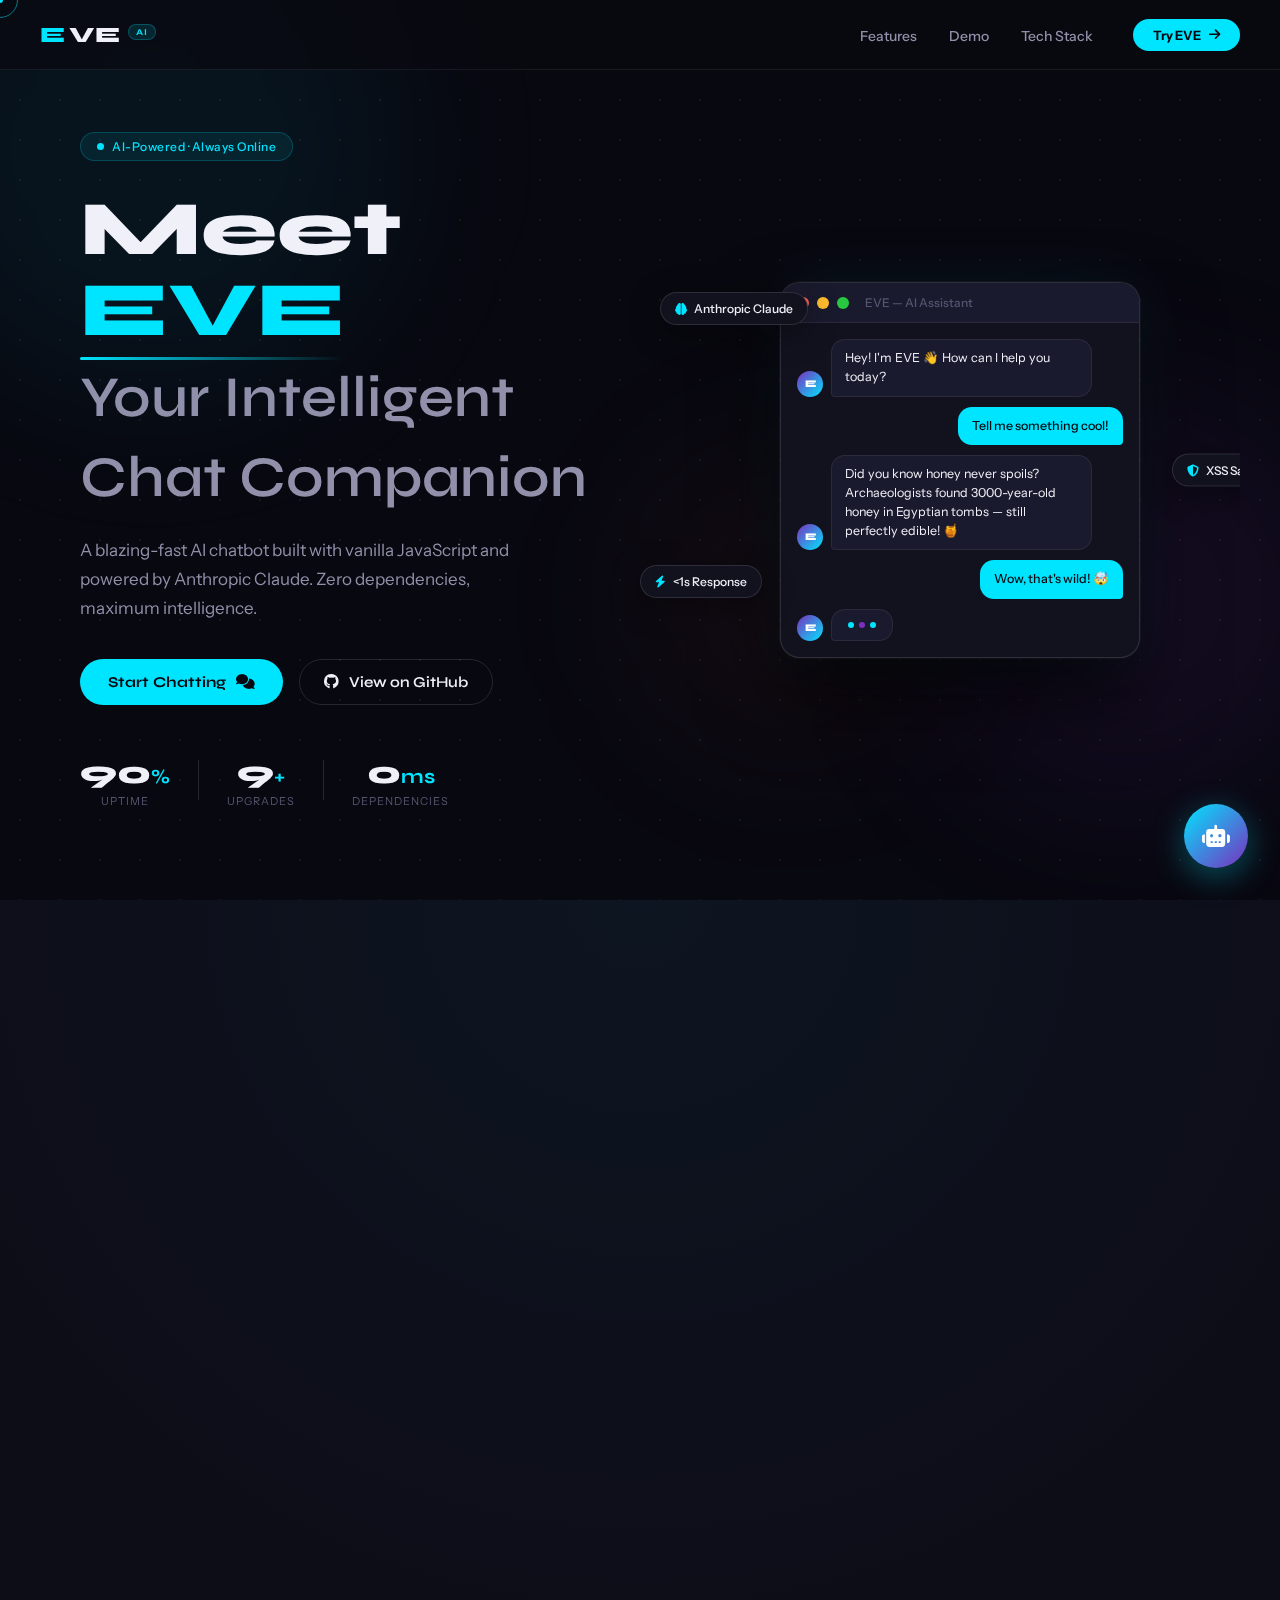
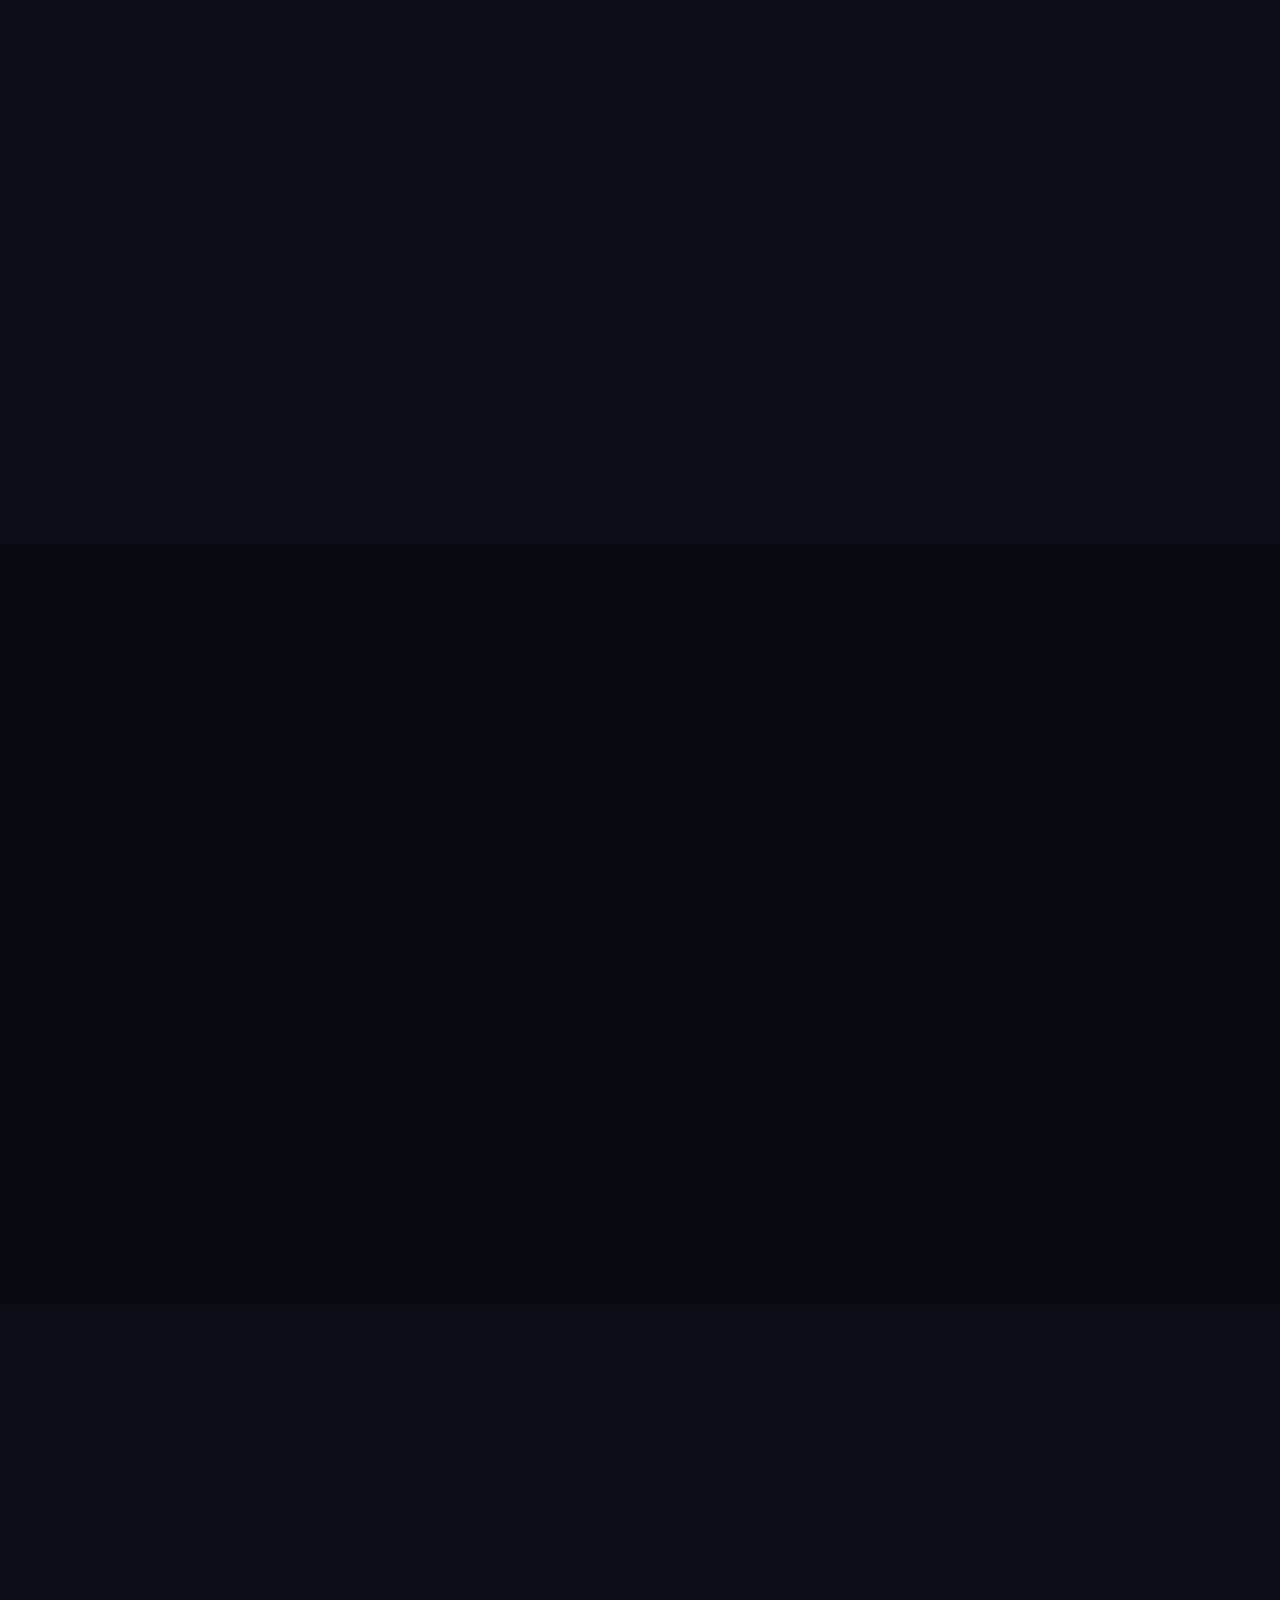
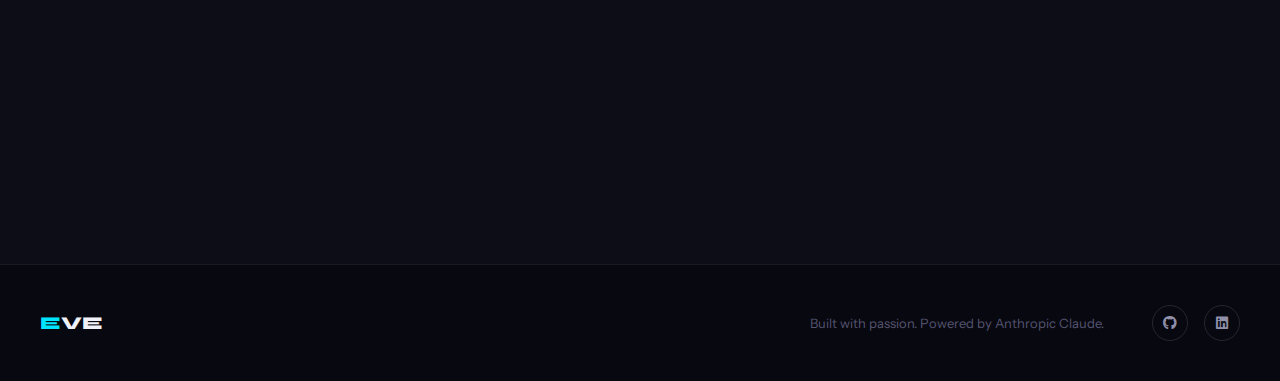
<file: index.html>
<!DOCTYPE html>
<html lang="en">
<head>
  <meta charset="UTF-8"/>
  <meta name="viewport" content="width=device-width, initial-scale=1.0"/>
  <meta name="description" content="EVE — AI-powered chat assistant. Modern, intelligent, always available."/>
  <title>EVE — AI Chat Assistant</title>

  <!-- Fonts -->
  <link rel="preconnect" href="https://fonts.googleapis.com"/>
  <link rel="preconnect" href="https://fonts.gstatic.com" crossorigin/>
  <link href="https://fonts.googleapis.com/css2?family=Syne:wght@400;600;700;800&family=Instrument+Sans:wght@300;400;500&display=swap" rel="stylesheet"/>

  <!-- Icons -->
  <link rel="stylesheet" href="https://cdnjs.cloudflare.com/ajax/libs/font-awesome/6.5.0/css/all.min.css" crossorigin="anonymous"/>

  <link rel="stylesheet" href="css/style.css"/>
  <link rel="stylesheet" href="css/chat.css"/>
</head>
<body>

<!-- ═══════════════════════════════════════
     CURSOR
═══════════════════════════════════════ -->
<div id="cursor-dot"></div>
<div id="cursor-ring"></div>

<!-- ═══════════════════════════════════════
     NAVBAR
═══════════════════════════════════════ -->
<nav id="navbar">
  <div class="nav-inner">
    <div class="nav-logo">
      <span class="logo-e">E</span><span class="logo-ve">VE</span>
      <span class="logo-tag">AI</span>
    </div>
    <ul class="nav-links">
      <li><a href="#features">Features</a></li>
      <li><a href="#demo">Demo</a></li>
      <li><a href="#tech">Tech Stack</a></li>
    </ul>
    <a href="#demo" class="nav-cta">Try EVE <i class="fa-solid fa-arrow-right"></i></a>
  </div>
</nav>

<!-- ═══════════════════════════════════════
     HERO
═══════════════════════════════════════ -->
<section id="hero">
  <!-- Animated grid background -->
  <div class="hero-grid"></div>

  <!-- Floating orbs -->
  <div class="orb orb-1"></div>
  <div class="orb orb-2"></div>
  <div class="orb orb-3"></div>

  <div class="hero-content">
    <div class="hero-badge">
      <span class="badge-dot"></span>
      AI-Powered · Always Online
    </div>

    <h1 class="hero-title">
      Meet <span class="title-eve">EVE</span><br/>
      <span class="title-sub">Your Intelligent<br/>Chat Companion</span>
    </h1>

    <p class="hero-desc">
      A blazing-fast AI chatbot built with vanilla JavaScript
      and powered by Anthropic Claude. Zero dependencies,
      maximum intelligence.
    </p>

    <div class="hero-actions">
      <a href="#demo" class="btn-primary">
        <span>Start Chatting</span>
        <i class="fa-solid fa-comments"></i>
      </a>
      <a href="https://github.com" target="_blank" class="btn-ghost">
        <i class="fa-brands fa-github"></i>
        <span>View on GitHub</span>
      </a>
    </div>

    <div class="hero-stats">
      <div class="stat">
        <span class="stat-num" data-target="99">0</span><span>%</span>
        <span class="stat-label">Uptime</span>
      </div>
      <div class="stat-divider"></div>
      <div class="stat">
        <span class="stat-num" data-target="10">0</span><span>+</span>
        <span class="stat-label">Upgrades</span>
      </div>
      <div class="stat-divider"></div>
      <div class="stat">
        <span class="stat-num" data-target="0">0</span><span>ms</span>
        <span class="stat-label">Dependencies</span>
      </div>
    </div>
  </div>

  <!-- Hero chat preview mockup -->
  <div class="hero-visual">
    <div class="mockup-window">
      <div class="mockup-bar">
        <span class="dot red"></span>
        <span class="dot yellow"></span>
        <span class="dot green"></span>
        <span class="mockup-title">EVE — AI Assistant</span>
      </div>
      <div class="mockup-chat">
        <div class="mock-msg bot anim-1">
          <div class="mock-av">E</div>
          <div class="mock-bubble">Hey! I'm EVE 👋 How can I help you today?</div>
        </div>
        <div class="mock-msg user anim-2">
          <div class="mock-bubble">Tell me something cool!</div>
        </div>
        <div class="mock-msg bot anim-3">
          <div class="mock-av">E</div>
          <div class="mock-bubble">Did you know honey never spoils? Archaeologists found 3000-year-old honey in Egyptian tombs — still perfectly edible! 🍯</div>
        </div>
        <div class="mock-msg user anim-4">
          <div class="mock-bubble">Wow, that's wild! 🤯</div>
        </div>
        <div class="mock-typing anim-5">
          <div class="mock-av">E</div>
          <div class="mock-dots">
            <span></span><span></span><span></span>
          </div>
        </div>
      </div>
    </div>
    <!-- Floating badges -->
    <div class="float-badge badge-a">
      <i class="fa-solid fa-brain"></i> Anthropic Claude
    </div>
    <div class="float-badge badge-b">
      <i class="fa-solid fa-bolt"></i> &lt;1s Response
    </div>
    <div class="float-badge badge-c">
      <i class="fa-solid fa-shield-halved"></i> XSS Safe
    </div>
  </div>
</section>

<!-- ═══════════════════════════════════════
     FEATURES
═══════════════════════════════════════ -->
<section id="features">
  <div class="section-inner">
    <div class="section-label">What's inside</div>
    <h2 class="section-title">Built Different.<br/>Engineered to Impress.</h2>

    <div class="features-grid">

      <div class="feat-card card-wide">
        <div class="feat-icon"><i class="fa-solid fa-brain"></i></div>
        <h3>AI-Powered Intelligence</h3>
        <p>Powered by Anthropic's Claude API with full conversation context memory. Understands nuance, tone, and intent — not just keywords.</p>
        <div class="feat-tag">Anthropic Claude</div>
      </div>

      <div class="feat-card">
        <div class="feat-icon"><i class="fa-solid fa-database"></i></div>
        <h3>Persistent Memory</h3>
        <p>Chat history saved to localStorage. Your conversations survive page refreshes.</p>
        <div class="feat-tag">localStorage</div>
      </div>

      <div class="feat-card">
        <div class="feat-icon"><i class="fa-solid fa-shield-halved"></i></div>
        <h3>XSS Protected</h3>
        <p>All user input rendered via textContent — never innerHTML. Zero injection risk.</p>
        <div class="feat-tag">Security</div>
      </div>

      <div class="feat-card">
        <div class="feat-icon"><i class="fa-solid fa-ellipsis"></i></div>
        <h3>Typing Indicator</h3>
        <p>Realistic animated dots while the AI formulates its response. Feels alive.</p>
        <div class="feat-tag">UX Polish</div>
      </div>

      <div class="feat-card">
        <div class="feat-icon"><i class="fa-solid fa-clock"></i></div>
        <h3>Per-Message Timestamps</h3>
        <p>Every bubble shows its exact send time. Copy any message with one click.</p>
        <div class="feat-tag">Detail</div>
      </div>

      <div class="feat-card card-wide">
        <div class="feat-icon"><i class="fa-solid fa-mobile-screen"></i></div>
        <h3>Fully Responsive</h3>
        <p>Pixel-perfect on desktop, tablet, and mobile. FAB button, slide-up panel, full-screen mobile mode — every breakpoint handled.</p>
        <div class="feat-tag">Responsive</div>
      </div>

    </div>
  </div>
</section>

<!-- ═══════════════════════════════════════
     DEMO SECTION
═══════════════════════════════════════ -->
<section id="demo">
  <div class="section-inner demo-inner">
    <div class="demo-text">
      <div class="section-label">Live Demo</div>
      <h2 class="section-title">Talk to EVE<br/>Right Now.</h2>
      <p class="demo-desc">No signup. No install. Just click the chat button in the bottom-right corner and start a conversation with EVE.</p>
      <ul class="demo-hints">
        <li><i class="fa-solid fa-circle-check"></i> Ask anything</li>
        <li><i class="fa-solid fa-circle-check"></i> Play rock-paper-scissors</li>
        <li><i class="fa-solid fa-circle-check"></i> Request a joke</li>
        <li><i class="fa-solid fa-circle-check"></i> Clear & restart anytime</li>
      </ul>
      <button class="btn-primary" onclick="openChat()">
        <span>Open Chat</span>
        <i class="fa-solid fa-arrow-right"></i>
      </button>
    </div>
    <div class="demo-visual">
      <div class="demo-phone">
        <div class="phone-notch"></div>
        <div class="phone-screen">
          <div class="phone-header">
            <div class="phone-av">E</div>
            <div>
              <div class="phone-name">EVE</div>
              <div class="phone-status"><span></span> Online</div>
            </div>
          </div>
          <div class="phone-msgs" id="phone-msgs">
            <div class="phone-msg bot">Hey! What's on your mind? 🤖</div>
          </div>
        </div>
      </div>
    </div>
  </div>
</section>

<!-- ═══════════════════════════════════════
     TECH STACK
═══════════════════════════════════════ -->
<section id="tech">
  <div class="section-inner">
    <div class="section-label">Under the hood</div>
    <h2 class="section-title">Pure Craft.<br/>No Framework Needed.</h2>
    <div class="tech-grid">
      <div class="tech-card">
        <i class="fa-brands fa-html5"></i>
        <span>HTML5</span>
      </div>
      <div class="tech-card">
        <i class="fa-brands fa-css3-alt"></i>
        <span>CSS3</span>
      </div>
      <div class="tech-card">
        <i class="fa-brands fa-js"></i>
        <span>Vanilla JS</span>
      </div>
      <div class="tech-card tech-highlight">
        <i class="fa-solid fa-robot"></i>
        <span>Claude API</span>
      </div>
      <div class="tech-card">
        <i class="fa-solid fa-database"></i>
        <span>localStorage</span>
      </div>
      <div class="tech-card">
        <i class="fa-brands fa-font-awesome"></i>
        <span>Font Awesome</span>
      </div>
    </div>
  </div>
</section>

<!-- ═══════════════════════════════════════
     FOOTER
═══════════════════════════════════════ -->
<footer id="footer">
  <div class="footer-inner">
    <div class="footer-logo">
      <span class="logo-e">E</span><span class="logo-ve">VE</span>
    </div>
    <p class="footer-copy">Built with passion. Powered by Anthropic Claude.</p>
    <div class="footer-links">
      <a href="https://github.com" target="_blank"><i class="fa-brands fa-github"></i></a>
      <a href="https://linkedin.com" target="_blank"><i class="fa-brands fa-linkedin"></i></a>
    </div>
  </div>
</footer>

<!-- ═══════════════════════════════════════
     CHAT WIDGET
═══════════════════════════════════════ -->
<button id="fab-btn" title="Chat with EVE" aria-label="Open chat">
  <i class="fa-solid fa-robot" id="fab-icon"></i>
  <span id="unread-badge" class="hidden" aria-hidden="true">1</span>
</button>

<div id="chat-window" role="dialog" aria-label="Chat with EVE" aria-hidden="true">
  <div class="chat-header">
    <div class="avatar">E</div>
    <div class="header-info">
      <div class="bot-name">EVE <span class="version-tag">v2.0</span></div>
      <div class="bot-status"><span class="status-dot"></span>Online · AI-Powered</div>
    </div>
    <div class="header-actions">
      <button class="header-btn" id="clear-btn" title="Clear chat"><i class="fa-solid fa-rotate-left"></i></button>
      <button class="header-btn" id="close-btn" title="Close"><i class="fa-solid fa-xmark"></i></button>
    </div>
  </div>

  <div id="messages" role="log" aria-live="polite">
    <div class="date-divider" id="date-label"></div>
    <div id="typing-indicator" aria-label="EVE is typing">
      <div class="msg-avatar">E</div>
      <div class="typing-bubble">
        <div class="typing-dot"></div>
        <div class="typing-dot"></div>
        <div class="typing-dot"></div>
      </div>
    </div>
  </div>

  <div class="quick-replies" id="quick-replies">
    <button class="chip" onclick="sendQuick('Who are you?')">🤖 Who are you?</button>
    <button class="chip" onclick="sendQuick('Tell me a joke')">😂 Joke</button>
    <button class="chip" onclick="sendQuick('What can you do?')">⚡ Capabilities</button>
    <button class="chip" onclick="sendQuick('rock')">✊ Play RPS</button>
  </div>

  <div class="chat-footer">
    <div class="input-wrapper">
      <input id="textInput" type="text" placeholder="Message EVE…" autocomplete="off" maxlength="500" aria-label="Type a message"/>
      <div class="input-actions">
        <button class="action-btn" id="heart-btn" title="Send heart">❤️</button>
        <button class="action-btn send" id="send-btn" title="Send"><i class="fa-solid fa-paper-plane"></i></button>
      </div>
    </div>
    <div class="powered-by">Powered by <span>Anthropic Claude</span></div>
  </div>
</div>

<div id="toast" role="status" aria-live="polite"></div>

<!-- Scripts -->
<script src="https://cdnjs.cloudflare.com/ajax/libs/jquery/3.6.0/jquery.min.js"></script>
<script src="script/response.js"></script>
<script src="script/chat.js"></script>
<script src="script/landing.js"></script>
</body>
</html>
</file>
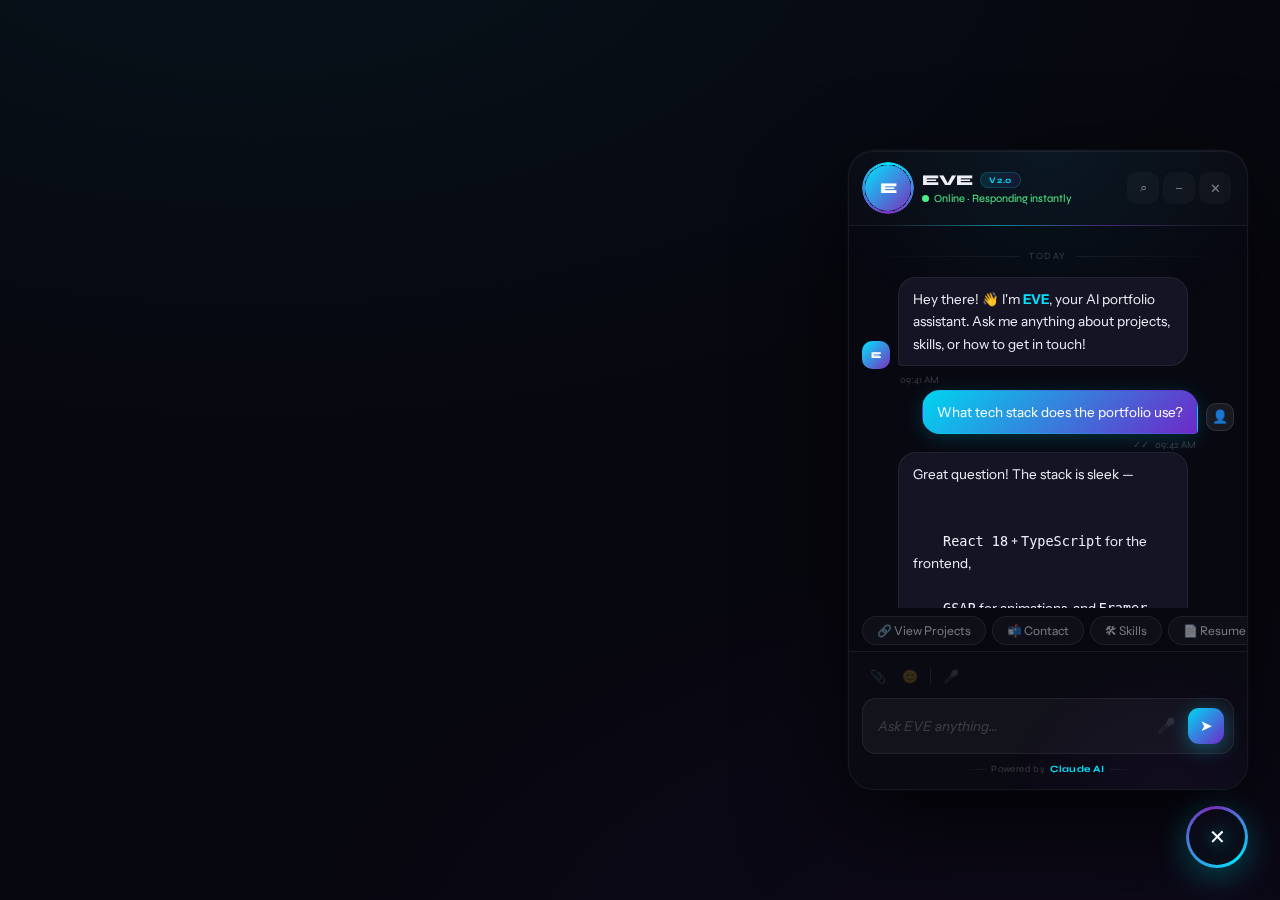
<file: chat-preview.html>
<!DOCTYPE html>
<html lang="en">
<head>
<meta charset="UTF-8">
<meta name="viewport" content="width=device-width, initial-scale=1.0">
<title>EVE AI Chat v2.0 — Preview</title>
<link rel="preconnect" href="https://fonts.googleapis.com">
<link href="https://fonts.googleapis.com/css2?family=Syne:wght@400;600;700;800;900&family=Instrument+Sans:ital,wght@0,400;0,500;1,400&display=swap" rel="stylesheet">
<style>
/* Design Tokens */
:root {
  --eve-cyan:#00e5ff; --eve-violet:#7B2FBE; --eve-violet-deep:#5a1a9a;
  --eve-cyan-dim:rgba(0,229,255,.12); --eve-violet-dim:rgba(123,47,190,.12);
  --surface-0:rgba(8,8,18,.97); --surface-1:rgba(14,14,28,.92);
  --surface-2:rgba(22,22,40,.85); --surface-glass:rgba(255,255,255,.03);
  --surface-hover:rgba(255,255,255,.055);
  --border-subtle:rgba(255,255,255,.065); --border-glow:rgba(0,229,255,.25);
  --text-primary:#eeeef8; --text-secondary:rgba(255,255,255,.45);
  --text-muted:rgba(255,255,255,.18); --text-accent:#00e5ff;
  --status-online:#4eed8a;
  --shadow-window:0 40px 100px rgba(0,0,0,.75),0 0 0 1px rgba(0,229,255,.035),inset 0 1px 0 rgba(255,255,255,.06);
  --shadow-fab:0 8px 32px rgba(0,229,255,.3),0 4px 16px rgba(0,0,0,.5);
  --shadow-send:0 4px 20px rgba(0,229,255,.35);
  --radius-window:26px; --radius-bubble:18px; --radius-pill:50px;
  --ease-spring:cubic-bezier(0.34,1.56,0.64,1);
  --ease-out-soft:cubic-bezier(0.22,1,0.36,1);
  --ease-in-out:cubic-bezier(0.4,0,0.2,1);
  --font-head:'Syne',sans-serif; --font-body:'Instrument Sans',sans-serif;
}

*,*::before,*::after{box-sizing:border-box;margin:0;padding:0;}

body {
  font-family:var(--font-body);
  background: #07070f;
  background-image:
    radial-gradient(ellipse 80% 60% at 20% -10%, rgba(0,229,255,.05), transparent),
    radial-gradient(ellipse 60% 50% at 80% 110%, rgba(123,47,190,.07), transparent);
  min-height:100vh; display:flex; align-items:center; justify-content:center;
  overflow:hidden;
}

/* ─── FAB ─── */
#fab-btn {
  position:fixed; bottom:32px; right:32px; width:62px; height:62px;
  border-radius:50%;
  background:conic-gradient(from 135deg,#00e5ff 0%,#7B2FBE 60%,#00e5ff 100%);
  border:none; cursor:pointer; display:flex; align-items:center;
  justify-content:center; color:#fff; z-index:1000;
  transition:transform .4s var(--ease-spring),box-shadow .3s var(--ease-in-out);
  box-shadow:var(--shadow-fab);
  animation:fabBreath 5s ease-in-out infinite;
}
#fab-btn::before {
  content:''; position:absolute; inset:3px; border-radius:50%;
  background:var(--surface-0); transition:opacity .3s;
}
#fab-btn .fab-icon,.fab-icon-close {
  position:relative; z-index:1; font-size:22px;
  transition:transform .4s var(--ease-spring),opacity .25s;
  filter:drop-shadow(0 0 8px rgba(0,229,255,.7));
}
#fab-btn .fab-icon-close {
  position:absolute; z-index:1; font-size:20px; opacity:0;
  transform:rotate(-90deg) scale(.6);
}
#fab-btn:hover {
  transform:scale(1.1) translateY(-2px);
  box-shadow:0 12px 48px rgba(0,229,255,.5),0 6px 20px rgba(0,0,0,.5);
}
#fab-btn.open { animation:none; }
#fab-btn.open .fab-icon { opacity:0; transform:rotate(90deg) scale(.6); }
#fab-btn.open .fab-icon-close { opacity:1; transform:rotate(0deg) scale(1); }
@keyframes fabBreath {
  0%,100%{box-shadow:0 8px 32px rgba(0,229,255,.3),0 4px 16px rgba(0,0,0,.5);}
  40%{box-shadow:0 8px 52px rgba(0,229,255,.55),0 0 0 10px rgba(0,229,255,.06),0 4px 16px rgba(0,0,0,.5);}
  80%{box-shadow:0 8px 40px rgba(123,47,190,.45),0 0 0 10px rgba(123,47,190,.05),0 4px 16px rgba(0,0,0,.5);}
}

/* ─── Unread Badge ─── */
#unread-badge {
  position:absolute; top:-3px; right:-3px; min-width:20px; height:20px;
  padding:0 5px; background:linear-gradient(135deg,#ff5f7a,#ff3b5e);
  border-radius:var(--radius-pill); font-size:10px; font-weight:800;
  display:flex; align-items:center; justify-content:center; color:#fff;
  border:2.5px solid #07070f; animation:badgePop .5s var(--ease-spring) both;
  z-index:2;
}
#unread-badge.hidden{display:none;}
@keyframes badgePop {
  from{transform:scale(0) rotate(-15deg);opacity:0;}
  60%{transform:scale(1.2) rotate(5deg);opacity:1;}
  to{transform:scale(1) rotate(0);opacity:1;}
}

/* ─── Chat Window ─── */
#chat-window {
  position:fixed; bottom:110px; right:32px; width:400px; height:640px;
  max-height:88vh; background:var(--surface-0);
  backdrop-filter:blur(40px) saturate(160%);
  -webkit-backdrop-filter:blur(40px) saturate(160%);
  border:1px solid var(--border-subtle); border-radius:var(--radius-window);
  box-shadow:var(--shadow-window); display:flex; flex-direction:column;
  z-index:999; overflow:hidden; transform-origin:bottom right;
  transform:scale(.72) translateY(30px); opacity:0; pointer-events:none;
  transition:transform .45s var(--ease-spring),opacity .3s var(--ease-in-out);
}
#chat-window::before {
  content:''; position:absolute; inset:0; border-radius:var(--radius-window);
  background:
    radial-gradient(ellipse 60% 30% at 50% 0%,rgba(0,229,255,.06),transparent),
    radial-gradient(ellipse 40% 20% at 80% 100%,rgba(123,47,190,.07),transparent);
  pointer-events:none; z-index:0;
}
#chat-window>*{position:relative;z-index:1;}
#chat-window.visible{transform:scale(1) translateY(0);opacity:1;pointer-events:all;}

/* ─── Header ─── */
.chat-header {
  padding:14px 16px; display:flex; align-items:center; gap:11px;
  border-bottom:1px solid var(--border-subtle);
  background:rgba(255,255,255,.015); position:relative; flex-shrink:0;
}
.chat-header::after {
  content:''; position:absolute; bottom:-1px; left:10%; right:10%; height:1px;
  background:linear-gradient(90deg,transparent,rgba(0,229,255,.5),rgba(123,47,190,.5),transparent);
  filter:blur(.5px);
}

/* Avatar */
.avatar{position:relative;width:46px;height:46px;border-radius:50%;flex-shrink:0;}
.avatar-ring {
  position:absolute; inset:-3px; border-radius:50%;
  background:conic-gradient(from 0deg,var(--eve-cyan),var(--eve-violet),var(--eve-cyan));
  animation:avatarSpin 6s linear infinite;
  mask:radial-gradient(farthest-side,transparent calc(100% - 2.5px),white calc(100% - 2.5px));
  -webkit-mask:radial-gradient(farthest-side,transparent calc(100% - 2.5px),white calc(100% - 2.5px));
}
.avatar-inner {
  position:absolute; inset:0; border-radius:50%;
  background:linear-gradient(135deg,#00e5ff,#7B2FBE);
  display:flex; align-items:center; justify-content:center;
  font-family:var(--font-head); font-size:15px; font-weight:900; color:#fff;
}
@keyframes avatarSpin{from{transform:rotate(0)}to{transform:rotate(360deg)}}

.header-info{flex:1;overflow:hidden;}
.bot-name {
  font-family:var(--font-head); font-size:15px; font-weight:800;
  color:var(--text-primary); display:flex; align-items:center; gap:7px;
}
.version-tag {
  font-size:8.5px; font-weight:700; padding:2px 8px;
  background:linear-gradient(90deg,var(--eve-cyan-dim),var(--eve-violet-dim));
  color:var(--eve-cyan); border-radius:var(--radius-pill);
  border:1px solid rgba(0,229,255,.18); letter-spacing:.8px; text-transform:uppercase;
}
.bot-status {
  display:flex; align-items:center; gap:5px; font-size:11px;
  color:var(--status-online); margin-top:3px; font-family:var(--font-head);
}
.status-dot {
  width:7px; height:7px; background:var(--status-online); border-radius:50%;
  animation:statusPulse 2.5s ease-in-out infinite;
}
@keyframes statusPulse{
  0%,100%{opacity:1;box-shadow:0 0 0 0 rgba(78,237,138,0);}
  50%{opacity:.65;}
  60%{box-shadow:0 0 0 5px rgba(78,237,138,.08);}
}

.header-actions{display:flex;gap:4px;flex-shrink:0;}
.header-btn {
  width:32px; height:32px; border-radius:10px;
  border:1px solid transparent; background:var(--surface-glass);
  color:var(--text-secondary); cursor:pointer; display:flex;
  align-items:center; justify-content:center; font-size:13px;
  transition:background .2s,border-color .2s,color .2s,transform .2s var(--ease-spring);
}
.header-btn:hover{
  background:var(--surface-hover); border-color:var(--border-subtle);
  color:var(--text-primary); transform:scale(1.08);
}

/* ─── Messages ─── */
#messages {
  flex:1; overflow-y:auto; padding:14px 13px 8px; display:flex;
  flex-direction:column; gap:1px; scroll-behavior:smooth;
}
#messages::-webkit-scrollbar{width:3px;}
#messages::-webkit-scrollbar-track{background:transparent;}
#messages::-webkit-scrollbar-thumb{background:rgba(255,255,255,.07);border-radius:3px;}
#messages::-webkit-scrollbar-thumb:hover{background:rgba(0,229,255,.2);}

.date-divider {
  display:flex; align-items:center; gap:10px; margin:10px 0 14px;
  font-size:9.5px; color:var(--text-muted); font-family:var(--font-head);
  letter-spacing:1.5px; text-transform:uppercase;
}
.date-divider::before,.date-divider::after{
  content:''; flex:1; height:1px;
  background:linear-gradient(90deg,transparent,var(--border-subtle));
}
.date-divider::after{background:linear-gradient(270deg,transparent,var(--border-subtle));}

.msg-row{
  display:flex; align-items:flex-end; gap:8px;
  animation:msgSlide .45s var(--ease-spring) both;
}
.msg-row.user{flex-direction:row-reverse;}
@keyframes msgSlide{
  from{opacity:0;transform:translateY(18px) scale(.94);filter:blur(2px);}
  to{opacity:1;transform:translateY(0) scale(1);filter:blur(0);}
}

.msg-avatar {
  width:28px; height:28px; border-radius:10px; flex-shrink:0;
  display:flex; align-items:center; justify-content:center; font-size:9px;
  font-weight:900; color:#fff; font-family:var(--font-head); margin-bottom:20px;
  background:linear-gradient(135deg,#00e5ff,#7B2FBE);
}
.msg-avatar.user-av{
  background:rgba(255,255,255,.07); border:1px solid rgba(255,255,255,.1);
  font-size:13px; border-radius:10px;
}

.msg-content{max-width:78%;display:flex;flex-direction:column;}
.user .msg-content{align-items:flex-end;}
.bot .msg-content{align-items:flex-start;}

.bubble {
  display:inline-block; padding:10px 14px; font-size:13.5px; line-height:1.65;
  color:var(--text-primary); background:var(--surface-2);
  border:1px solid var(--border-subtle); border-radius:var(--radius-bubble);
  word-break:break-word; white-space:pre-wrap;
  transition:background .2s,border-color .2s,box-shadow .2s;
}
.bot .bubble{border-bottom-left-radius:4px;}
.bot .bubble:hover{background:rgba(255,255,255,.06);border-color:rgba(255,255,255,.09);}
.user .bubble{
  background:linear-gradient(135deg,#00d5f0,#6e28c8); border-color:transparent;
  color:#fff; border-bottom-right-radius:4px; border-top-right-radius:var(--radius-bubble);
  box-shadow:0 4px 20px rgba(0,229,255,.2),0 2px 8px rgba(0,0,0,.3);
}
.user .bubble:hover{background:linear-gradient(135deg,#00c8e0,#5c1eb4);
  box-shadow:0 6px 28px rgba(0,229,255,.3);}

.msg-meta{
  display:flex; align-items:center; gap:6px; margin-top:5px; padding:0 2px;
  font-size:10px; color:var(--text-muted); font-family:var(--font-head);
}
.user .msg-meta{flex-direction:row-reverse;}

.copy-btn {
  cursor:pointer; opacity:0; transition:opacity .2s,color .2s,background .2s,transform .2s;
  padding:2px 8px; border-radius:5px; background:rgba(255,255,255,.05);
  color:var(--text-muted); font-size:9.5px; user-select:none;
  border:1px solid transparent; font-family:var(--font-head); letter-spacing:.3px;
}
.msg-row:hover .copy-btn{opacity:1;}
.copy-btn:hover{color:var(--eve-cyan);background:var(--eve-cyan-dim);border-color:rgba(0,229,255,.18);}
.copy-btn.copied{color:var(--status-online);background:rgba(78,237,138,.1);}

/* ─── Typing ─── */
#typing-indicator{
  display:none; align-items:flex-end; gap:8px; margin:4px 0 2px;
  animation:msgSlide .3s var(--ease-out-soft) both;
}
#typing-indicator.show{display:flex;}
.typing-bubble{
  background:var(--surface-2); border:1px solid var(--border-subtle);
  border-radius:var(--radius-bubble); border-bottom-left-radius:4px;
  padding:12px 16px; display:flex; gap:5px; align-items:center;
}
.typing-dot{width:6px;height:6px;border-radius:50%;animation:typingBounce 1.4s ease-in-out infinite;}
.typing-dot:nth-child(1){background:var(--eve-cyan);animation-delay:0s;}
.typing-dot:nth-child(2){background:#9b6fde;animation-delay:.2s;}
.typing-dot:nth-child(3){background:var(--eve-violet);animation-delay:.4s;}
@keyframes typingBounce{
  0%,60%,100%{transform:translateY(0);opacity:.5;}
  30%{transform:translateY(-7px);opacity:1;}
}
.typing-label{
  font-size:10px; color:var(--text-muted); font-family:var(--font-head);
  margin-left:4px; animation:typingFade 1.5s ease-in-out infinite;
}
@keyframes typingFade{0%,100%{opacity:.4;}50%{opacity:.9;}}

/* ─── Quick Replies ─── */
.quick-replies{
  display:flex; flex-wrap:nowrap; gap:6px; padding:8px 13px 6px;
  flex-shrink:0; overflow-x:auto; scrollbar-width:none;
}
.quick-replies::-webkit-scrollbar{display:none;}
.chip{
  padding:6px 14px; border-radius:var(--radius-pill);
  background:var(--surface-glass); border:1px solid var(--border-subtle);
  color:var(--text-secondary); font-size:12px; cursor:pointer;
  white-space:nowrap; font-family:var(--font-body);
  transition:all .25s var(--ease-spring); flex-shrink:0;
  position:relative; overflow:hidden;
}
.chip::before{
  content:''; position:absolute; inset:0;
  background:linear-gradient(135deg,var(--eve-cyan-dim),var(--eve-violet-dim));
  opacity:0; transition:opacity .25s;
}
.chip:hover{
  border-color:rgba(0,229,255,.3); color:var(--eve-cyan);
  transform:translateY(-3px); box-shadow:0 6px 20px rgba(0,229,255,.15);
}
.chip:hover::before{opacity:1;}

/* ─── Footer ─── */
.chat-footer{
  padding:10px 13px 14px; flex-shrink:0;
  background:rgba(255,255,255,.01); border-top:1px solid var(--border-subtle);
}
.input-toolbar{display:flex;align-items:center;gap:4px;margin-bottom:8px;padding:0 2px;}
.toolbar-btn{
  width:28px;height:28px;border-radius:8px;border:none;background:transparent;
  color:var(--text-muted);cursor:pointer;display:flex;align-items:center;
  justify-content:center;font-size:13px;
  transition:background .2s,color .2s,transform .2s;
}
.toolbar-btn:hover{background:var(--surface-hover);color:var(--text-secondary);transform:scale(1.1);}
.toolbar-divider{width:1px;height:16px;background:var(--border-subtle);margin:0 2px;}

.input-wrapper{
  display:flex; align-items:center; gap:8px; background:rgba(255,255,255,.04);
  border:1px solid var(--border-subtle); border-radius:14px;
  padding:9px 9px 9px 15px;
  transition:border-color .25s,box-shadow .25s,background .25s;
}
.input-wrapper:focus-within{
  border-color:var(--border-glow);
  box-shadow:0 0 0 3px rgba(0,229,255,.07),inset 0 1px 0 rgba(255,255,255,.04);
  background:rgba(255,255,255,.055);
}
#textInput{
  flex:1; background:transparent; border:none; outline:none;
  font-family:var(--font-body); font-size:13.5px; color:var(--text-primary);
  caret-color:var(--eve-cyan); min-width:0; line-height:1.5;
}
#textInput::placeholder{color:var(--text-muted);font-style:italic;}

.input-actions{display:flex;gap:4px;flex-shrink:0;align-items:center;}
.action-btn{
  width:36px;height:36px;border-radius:10px;border:none;cursor:pointer;
  display:flex;align-items:center;justify-content:center;font-size:15px;
  background:transparent;color:var(--text-muted);
  transition:transform .2s var(--ease-spring),color .2s,background .2s;
}
.action-btn:hover{color:var(--text-secondary);background:var(--surface-hover);transform:scale(1.1);}
.action-btn.send{
  background:linear-gradient(135deg,#00d8f4,#6e28c8); color:#fff;
  border-radius:11px; box-shadow:var(--shadow-send);
  transition:transform .25s var(--ease-spring),box-shadow .25s,background .25s;
}
.action-btn.send:hover{
  transform:scale(1.1) rotate(-4deg);
  box-shadow:0 6px 28px rgba(0,229,255,.5);
  background:linear-gradient(135deg,#00c8e0,#5c1eb4);
}
.action-btn.send:active{transform:scale(.96);}

.powered-by{
  text-align:center;font-size:9.5px;color:var(--text-muted);margin-top:9px;
  letter-spacing:.4px;font-family:var(--font-head);
  display:flex;align-items:center;justify-content:center;gap:5px;
}
.powered-by::before,.powered-by::after{
  content:'';display:inline-block;width:24px;height:1px;
  background:linear-gradient(90deg,transparent,var(--border-subtle));
}
.powered-by::after{background:linear-gradient(270deg,transparent,var(--border-subtle));}
.powered-by span{color:var(--eve-cyan);font-weight:700;}

/* Toast */
#toast{
  position:fixed;bottom:110px;left:50%;transform:translateX(-50%) translateY(12px);
  background:var(--surface-0);border:1px solid rgba(0,229,255,.2);
  color:var(--text-primary);font-size:12px;padding:9px 22px;
  border-radius:var(--radius-pill);opacity:0;
  transition:opacity .3s var(--ease-out-soft),transform .35s var(--ease-spring);
  pointer-events:none;z-index:9999;font-family:var(--font-head);white-space:nowrap;
  box-shadow:0 10px 40px rgba(0,0,0,.5),0 0 0 1px rgba(0,229,255,.05);
  display:flex;align-items:center;gap:8px;
}
#toast.show{opacity:1;transform:translateX(-50%) translateY(0);}

@media(max-width:480px){
  #chat-window{right:0;left:0;bottom:0;border-radius:22px 22px 0 0;max-height:90dvh;transform-origin:bottom center;}
  #fab-btn{right:18px;bottom:20px;}
}
</style>
</head>
<body>

<!-- ── FAB ── -->
<button id="fab-btn" aria-label="Toggle chat" title="Open EVE AI">
  <div class="fab-icon">✦</div>
  <div class="fab-icon-close">✕</div>
  <div id="unread-badge">2</div>
</button>

<!-- ── Chat Window ── -->
<div id="chat-window" role="dialog" aria-label="EVE AI Chat">

  <!-- Header -->
  <header class="chat-header">
    <div class="avatar">
      <div class="avatar-ring"></div>
      <div class="avatar-inner">E</div>
    </div>
    <div class="header-info">
      <div class="bot-name">
        EVE
        <span class="version-tag">v2.0</span>
      </div>
      <div class="bot-status">
        <span class="status-dot"></span>
        Online · Responding instantly
      </div>
    </div>
    <div class="header-actions">
      <button class="header-btn" title="Search chat">⌕</button>
      <button class="header-btn" title="Minimize">−</button>
      <button class="header-btn" title="Close" id="close-btn">✕</button>
    </div>
  </header>

  <!-- Messages -->
  <div id="messages">
    <div class="date-divider">Today</div>

    <!-- Bot message -->
    <div class="msg-row bot" style="animation-delay:.05s">
      <div class="msg-avatar">E</div>
      <div class="msg-content">
        <div class="bubble">Hey there! 👋 I'm <strong style="color:#00e5ff">EVE</strong>, your AI portfolio assistant. Ask me anything about projects, skills, or how to get in touch!</div>
        <div class="msg-meta">
          <span>09:41 AM</span>
          <button class="copy-btn">Copy</button>
        </div>
      </div>
    </div>

    <!-- User message -->
    <div class="msg-row user" style="animation-delay:.15s">
      <div class="msg-avatar user-av">👤</div>
      <div class="msg-content">
        <div class="bubble">What tech stack does the portfolio use?</div>
        <div class="msg-meta">
          <span>09:42 AM</span>
          <span class="msg-status">✓✓</span>
        </div>
      </div>
    </div>

    <!-- Bot reply -->
    <div class="msg-row bot" style="animation-delay:.25s">
      <div class="msg-avatar">E</div>
      <div class="msg-content">
        <div class="bubble">Great question! The stack is sleek —<br><br>
          <code>React 18</code> + <code>TypeScript</code> for the frontend,<br>
          <code>GSAP</code> for animations, and <code>Framer Motion</code> for transitions. Deployed on <code>Vercel</code> with a <code>Node.js</code> backend for the contact form. ⚡</div>
        <div class="msg-meta">
          <span>09:42 AM</span>
          <button class="copy-btn">Copy</button>
        </div>
      </div>
    </div>

    <!-- User again -->
    <div class="msg-row user" style="animation-delay:.3s">
      <div class="msg-avatar user-av">👤</div>
      <div class="msg-content">
        <div class="bubble">Awesome! Can I see live projects?</div>
        <div class="msg-meta">
          <span>09:43 AM</span>
          <span class="msg-status">✓✓</span>
        </div>
      </div>
    </div>

    <!-- Typing indicator -->
    <div id="typing-indicator" class="show">
      <div class="msg-avatar">E</div>
      <div class="typing-bubble">
        <div class="typing-dot"></div>
        <div class="typing-dot"></div>
        <div class="typing-dot"></div>
        <span class="typing-label">EVE is typing</span>
      </div>
    </div>
  </div>

  <!-- Quick replies -->
  <div class="quick-replies">
    <button class="chip"><span>🔗 View Projects</span></button>
    <button class="chip"><span>📬 Contact</span></button>
    <button class="chip"><span>🛠 Skills</span></button>
    <button class="chip"><span>📄 Resume</span></button>
    <button class="chip"><span>🎨 Case Studies</span></button>
  </div>

  <!-- Footer -->
  <footer class="chat-footer">
    <div class="input-toolbar">
      <button class="toolbar-btn" title="Attach file">📎</button>
      <button class="toolbar-btn" title="Emoji">😊</button>
      <div class="toolbar-divider"></div>
      <button class="toolbar-btn" title="Voice input">🎤</button>
    </div>
    <div class="input-wrapper">
      <input id="textInput" type="text" placeholder="Ask EVE anything…" autocomplete="off">
      <div class="input-actions">
        <button class="action-btn" title="Voice">🎤</button>
        <button class="action-btn send" title="Send message" id="send-btn">➤</button>
      </div>
    </div>
    <div class="powered-by">Powered by <span>Claude AI</span></div>
  </footer>
</div>

<!-- Toast -->
<div id="toast">
  <span class="toast-icon">✓</span>
  Copied to clipboard!
</div>

<script>
const fab = document.getElementById('fab-btn');
const win = document.getElementById('chat-window');
const badge = document.getElementById('unread-badge');
const closeBtn = document.getElementById('close-btn');
const sendBtn = document.getElementById('send-btn');
const input = document.getElementById('textInput');
const messages = document.getElementById('messages');
const typing = document.getElementById('typing-indicator');
const toast = document.getElementById('toast');

// Toggle chat
fab.addEventListener('click', () => {
  const isOpen = win.classList.toggle('visible');
  fab.classList.toggle('open', isOpen);
  if (isOpen) badge.classList.add('hidden');
  if (isOpen) setTimeout(() => messages.scrollTop = messages.scrollHeight, 100);
});

closeBtn.addEventListener('click', () => {
  win.classList.remove('visible');
  fab.classList.remove('open');
});

// Send message
function sendMessage() {
  const text = input.value.trim();
  if (!text) return;

  // User bubble
  const row = document.createElement('div');
  row.className = 'msg-row user';
  row.innerHTML = `
    <div class="msg-avatar user-av">👤</div>
    <div class="msg-content">
      <div class="bubble">${text}</div>
      <div class="msg-meta">
        <span>Just now</span>
        <span class="msg-status">✓✓</span>
      </div>
    </div>`;

  typing.classList.remove('show');
  messages.insertBefore(row, typing);
  input.value = '';
  messages.scrollTop = messages.scrollHeight;

  // Re-show typing
  setTimeout(() => {
    typing.classList.add('show');
    messages.scrollTop = messages.scrollHeight;
  }, 400);
}

sendBtn.addEventListener('click', sendMessage);
input.addEventListener('keydown', e => { if (e.key === 'Enter' && !e.shiftKey) { e.preventDefault(); sendMessage(); } });

// Copy buttons
document.addEventListener('click', e => {
  if (e.target.classList.contains('copy-btn')) {
    const bubble = e.target.closest('.msg-content').querySelector('.bubble');
    navigator.clipboard.writeText(bubble.innerText).catch(()=>{});
    e.target.textContent = 'Copied!';
    e.target.classList.add('copied');
    showToast('✓', 'Copied to clipboard!');
    setTimeout(() => { e.target.textContent = 'Copy'; e.target.classList.remove('copied'); }, 2000);
  }
});

// Quick reply chips
document.querySelectorAll('.chip').forEach(chip => {
  chip.addEventListener('click', () => {
    input.value = chip.textContent.trim();
    input.focus();
  });
});

// Toast
function showToast(icon, msg, type = '') {
  toast.innerHTML = `<span class="toast-icon">${icon}</span>${msg}`;
  toast.className = 'show ' + type;
  clearTimeout(toast._t);
  toast._t = setTimeout(() => toast.className = '', 2200);
}

// Auto-open after 1.5s for demo
setTimeout(() => {
  win.classList.add('visible');
  fab.classList.add('open');
  badge.classList.add('hidden');
}, 800);
</script>
</body>
</html>
</file>
<file: css/style.css>
/* ═══════════════════════════════════════════
   STYLE.CSS — Landing Page Global Styles
   EVE AI Chatbot — Portfolio Edition
═══════════════════════════════════════════ */

/* ─── Variables ─────────────────────────── */
:root {
  --bg:         #080810;
  --bg2:        #0d0d18;
  --surface:    #12121f;
  --surface2:   #1a1a2e;
  --border:     rgba(255,255,255,0.07);
  --border2:    rgba(255,255,255,0.12);

  --accent:     #00e5ff;
  --accent2:    #7B2FBE;
  --accent3:    #ff6b6b;
  --accent-dim: rgba(0,229,255,0.12);

  --text:       #f0f0f8;
  --text-2:     #9090aa;
  --text-3:     #555570;

  --font-head:  'Syne', sans-serif;
  --font-body:  'Instrument Sans', sans-serif;

  --r-sm:  8px;
  --r-md:  16px;
  --r-lg:  24px;
  --r-xl:  40px;

  --shadow-glow: 0 0 60px rgba(0,229,255,0.15);
  --shadow-card: 0 20px 60px rgba(0,0,0,0.5);
}

/* ─── Reset ─────────────────────────────── */
*, *::before, *::after {
  box-sizing: border-box;
  margin: 0; padding: 0;
}

html {
  scroll-behavior: smooth;
  font-size: 16px;
}

body {
  font-family: var(--font-body);
  background: var(--bg);
  color: var(--text);
  overflow-x: hidden;
  cursor: none;
}

a { text-decoration: none; color: inherit; }
button { font-family: var(--font-body); }

/* ─── Custom Cursor ──────────────────────── */
#cursor-dot, #cursor-ring {
  position: fixed;
  top: 0; left: 0;
  pointer-events: none;
  z-index: 9999;
  border-radius: 50%;
  transform: translate(-50%, -50%);
  transition-property: left, top;
  transition-timing-function: linear;
}
#cursor-dot {
  width: 6px; height: 6px;
  background: var(--accent);
  transition-duration: 0s;
}
#cursor-ring {
  width: 36px; height: 36px;
  border: 1.5px solid rgba(0,229,255,0.5);
  transition-duration: 0.12s;
}
body:has(a:hover) #cursor-ring,
body:has(button:hover) #cursor-ring {
  transform: translate(-50%, -50%) scale(1.6);
  border-color: var(--accent);
  background: rgba(0,229,255,0.06);
}

/* ─── Scrollbar ──────────────────────────── */
::-webkit-scrollbar { width: 5px; }
::-webkit-scrollbar-track { background: var(--bg); }
::-webkit-scrollbar-thumb { background: var(--surface2); border-radius: 4px; }

/* ─── Buttons ────────────────────────────── */
.btn-primary {
  display: inline-flex;
  align-items: center;
  gap: 10px;
  padding: 14px 28px;
  background: var(--accent);
  color: var(--bg);
  font-family: var(--font-head);
  font-size: 15px;
  font-weight: 700;
  border-radius: var(--r-xl);
  border: none;
  cursor: pointer;
  transition: transform 0.25s, box-shadow 0.25s, background 0.2s;
  position: relative;
  overflow: hidden;
}
.btn-primary::before {
  content: '';
  position: absolute;
  inset: 0;
  background: linear-gradient(135deg, rgba(255,255,255,0.2), transparent);
  opacity: 0;
  transition: opacity 0.25s;
}
.btn-primary:hover {
  transform: translateY(-3px);
  box-shadow: 0 12px 40px rgba(0,229,255,0.4);
}
.btn-primary:hover::before { opacity: 1; }
.btn-primary:active { transform: translateY(0); }

.btn-ghost {
  display: inline-flex;
  align-items: center;
  gap: 10px;
  padding: 13px 24px;
  background: transparent;
  color: var(--text);
  font-family: var(--font-head);
  font-size: 15px;
  font-weight: 600;
  border-radius: var(--r-xl);
  border: 1px solid var(--border2);
  cursor: pointer;
  transition: border-color 0.25s, background 0.25s, transform 0.25s;
}
.btn-ghost:hover {
  border-color: var(--accent);
  background: var(--accent-dim);
  transform: translateY(-2px);
}

/* ─── Navbar ─────────────────────────────── */
#navbar {
  position: fixed;
  top: 0; left: 0; right: 0;
  z-index: 100;
  padding: 0 40px;
  height: 70px;
  display: flex;
  align-items: center;
  background: rgba(8,8,16,0.7);
  backdrop-filter: blur(20px);
  -webkit-backdrop-filter: blur(20px);
  border-bottom: 1px solid var(--border);
  transition: background 0.3s;
}
#navbar.scrolled {
  background: rgba(8,8,16,0.95);
}
.nav-inner {
  width: 100%;
  max-width: 1200px;
  margin: 0 auto;
  display: flex;
  align-items: center;
  gap: 40px;
}
.nav-logo {
  font-family: var(--font-head);
  font-size: 22px;
  font-weight: 800;
  display: flex;
  align-items: center;
  gap: 4px;
  margin-right: auto;
}
.logo-e  { color: var(--accent); }
.logo-ve { color: var(--text); }
.logo-tag {
  font-size: 9px;
  font-weight: 700;
  padding: 2px 7px;
  background: var(--accent-dim);
  color: var(--accent);
  border-radius: 50px;
  border: 1px solid rgba(0,229,255,0.25);
  letter-spacing: 1px;
  margin-left: 4px;
  align-self: flex-start;
  margin-top: 2px;
}
.nav-links {
  display: flex;
  gap: 32px;
  list-style: none;
}
.nav-links a {
  font-size: 14px;
  font-weight: 500;
  color: var(--text-2);
  transition: color 0.2s;
  position: relative;
}
.nav-links a::after {
  content: '';
  position: absolute;
  left: 0; bottom: -4px;
  width: 0; height: 1.5px;
  background: var(--accent);
  transition: width 0.25s;
}
.nav-links a:hover { color: var(--text); }
.nav-links a:hover::after { width: 100%; }
.nav-cta {
  display: flex;
  align-items: center;
  gap: 8px;
  padding: 8px 20px;
  background: var(--accent);
  color: var(--bg);
  font-weight: 700;
  font-size: 13px;
  border-radius: 50px;
  transition: transform 0.2s, box-shadow 0.2s;
}
.nav-cta:hover {
  transform: translateY(-2px);
  box-shadow: 0 8px 24px rgba(0,229,255,0.35);
}

/* ─── Hero ───────────────────────────────── */
#hero {
  min-height: 100vh;
  display: flex;
  align-items: center;
  justify-content: center;
  padding: 100px 40px 60px;
  position: relative;
  overflow: hidden;
  gap: 80px;
  max-width: 1200px;
  margin: 0 auto;
}

/* animated dot grid */
.hero-grid {
  position: fixed;
  inset: 0;
  background-image:
    radial-gradient(circle, rgba(255,255,255,0.06) 1px, transparent 1px);
  background-size: 40px 40px;
  pointer-events: none;
  z-index: 0;
  animation: gridShift 20s linear infinite;
}
@keyframes gridShift {
  from { background-position: 0 0; }
  to   { background-position: 40px 40px; }
}

/* Orbs */
.orb {
  position: fixed;
  border-radius: 50%;
  filter: blur(80px);
  pointer-events: none;
  z-index: 0;
}
.orb-1 {
  width: 500px; height: 500px;
  background: rgba(0,229,255,0.06);
  top: -100px; left: -100px;
  animation: orbFloat1 12s ease-in-out infinite;
}
.orb-2 {
  width: 400px; height: 400px;
  background: rgba(123,47,190,0.1);
  bottom: 100px; right: -50px;
  animation: orbFloat2 15s ease-in-out infinite;
}
.orb-3 {
  width: 300px; height: 300px;
  background: rgba(255,107,107,0.05);
  top: 50%; left: 50%;
  animation: orbFloat3 18s ease-in-out infinite;
}
@keyframes orbFloat1 {
  0%,100% { transform: translate(0,0); }
  50%      { transform: translate(60px, 80px); }
}
@keyframes orbFloat2 {
  0%,100% { transform: translate(0,0); }
  50%      { transform: translate(-80px,-60px); }
}
@keyframes orbFloat3 {
  0%,100% { transform: translate(-50%,-50%) scale(1); }
  50%      { transform: translate(-50%,-50%) scale(1.3); }
}

.hero-content {
  position: relative;
  z-index: 1;
  max-width: 560px;
  flex-shrink: 0;
}
.hero-visual {
  position: relative;
  z-index: 1;
  flex: 1;
  display: flex;
  justify-content: center;
  align-items: center;
}

/* Hero badge */
.hero-badge {
  display: inline-flex;
  align-items: center;
  gap: 8px;
  padding: 6px 16px;
  background: rgba(0,229,255,0.08);
  border: 1px solid rgba(0,229,255,0.2);
  border-radius: 50px;
  font-size: 12px;
  font-weight: 500;
  color: var(--accent);
  letter-spacing: 0.5px;
  margin-bottom: 28px;
  animation: fadeUp 0.8s 0.1s both;
}
.badge-dot {
  width: 7px; height: 7px;
  background: var(--accent);
  border-radius: 50%;
  animation: pulse 2s infinite;
}
@keyframes pulse {
  0%,100% { opacity: 1; transform: scale(1); }
  50%      { opacity: 0.5; transform: scale(0.8); }
}

/* Hero title */
.hero-title {
  font-family: var(--font-head);
  font-size: clamp(48px, 6vw, 80px);
  font-weight: 800;
  line-height: 1.05;
  margin-bottom: 24px;
  animation: fadeUp 0.8s 0.2s both;
}
.title-eve {
  color: var(--accent);
  position: relative;
}
.title-eve::after {
  content: '';
  position: absolute;
  left: 0; bottom: -4px; right: 0;
  height: 3px;
  background: linear-gradient(90deg, var(--accent), transparent);
  border-radius: 2px;
}
.title-sub {
  font-size: clamp(36px, 4.5vw, 60px);
  color: var(--text-2);
  font-weight: 600;
}

.hero-desc {
  font-size: 17px;
  line-height: 1.7;
  color: var(--text-2);
  max-width: 440px;
  margin-bottom: 36px;
  animation: fadeUp 0.8s 0.3s both;
}

.hero-actions {
  display: flex;
  gap: 16px;
  flex-wrap: wrap;
  margin-bottom: 48px;
  animation: fadeUp 0.8s 0.4s both;
}

/* Stats */
.hero-stats {
  display: flex;
  align-items: center;
  gap: 28px;
  animation: fadeUp 0.8s 0.5s both;
}
.stat { text-align: center; }
.stat-num {
  font-family: var(--font-head);
  font-size: 32px;
  font-weight: 800;
  color: var(--text);
}
.stat-num + span {
  font-family: var(--font-head);
  font-size: 20px;
  font-weight: 700;
  color: var(--accent);
}
.stat-label {
  display: block;
  font-size: 11px;
  color: var(--text-3);
  text-transform: uppercase;
  letter-spacing: 1px;
  margin-top: 2px;
}
.stat-divider {
  width: 1px;
  height: 40px;
  background: var(--border2);
}

/* ─── Mockup Window ──────────────────────── */
.mockup-window {
  background: var(--surface);
  border: 1px solid var(--border2);
  border-radius: 20px;
  overflow: hidden;
  width: 360px;
  box-shadow:
    0 0 0 1px rgba(255,255,255,0.04),
    0 40px 80px rgba(0,0,0,0.7),
    0 0 60px rgba(0,229,255,0.08);
  animation: fadeUp 0.8s 0.3s both, floatMockup 6s 1.1s ease-in-out infinite;
}
@keyframes floatMockup {
  0%,100% { transform: translateY(0); }
  50%      { transform: translateY(-12px); }
}
.mockup-bar {
  background: var(--surface2);
  padding: 12px 16px;
  display: flex;
  align-items: center;
  gap: 8px;
  border-bottom: 1px solid var(--border);
}
.dot { width: 12px; height: 12px; border-radius: 50%; }
.dot.red    { background: #ff5f57; }
.dot.yellow { background: #febc2e; }
.dot.green  { background: #28c840; }
.mockup-title {
  margin-left: 8px;
  font-size: 12px;
  color: var(--text-3);
  font-weight: 500;
}
.mockup-chat {
  padding: 16px;
  display: flex;
  flex-direction: column;
  gap: 10px;
}
.mock-msg {
  display: flex;
  gap: 8px;
  align-items: flex-end;
}
.mock-msg.user { flex-direction: row-reverse; }
.mock-av {
  width: 26px; height: 26px;
  border-radius: 50%;
  background: linear-gradient(135deg, var(--accent2), var(--accent));
  display: flex; align-items: center; justify-content: center;
  font-size: 10px; font-weight: 800;
  color: #fff; font-family: var(--font-head);
  flex-shrink: 0;
}
.mock-bubble {
  padding: 9px 13px;
  border-radius: 14px;
  font-size: 12.5px;
  line-height: 1.5;
  max-width: 80%;
  background: var(--surface2);
  color: var(--text);
  border: 1px solid var(--border);
}
.mock-msg.bot .mock-bubble  { border-bottom-left-radius: 4px; }
.mock-msg.user .mock-bubble {
  background: var(--accent);
  color: var(--bg);
  border-color: transparent;
  border-bottom-right-radius: 4px;
  font-weight: 500;
}
.mock-typing {
  display: flex;
  gap: 8px;
  align-items: flex-end;
}
.mock-dots {
  padding: 12px 16px;
  background: var(--surface2);
  border: 1px solid var(--border);
  border-radius: 14px;
  border-bottom-left-radius: 4px;
  display: flex;
  gap: 5px;
  align-items: center;
}
.mock-dots span {
  width: 6px; height: 6px;
  border-radius: 50%;
  background: var(--accent);
  animation: typingBounce 1.2s infinite;
}
.mock-dots span:nth-child(2) { animation-delay: 0.18s; background: var(--accent2); }
.mock-dots span:nth-child(3) { animation-delay: 0.36s; }
@keyframes typingBounce {
  0%,60%,100% { transform: translateY(0); opacity: 0.4; }
  30%          { transform: translateY(-7px); opacity: 1; }
}

/* Staggered mock message animations */
.anim-1 { animation: fadeUp 0.5s 0.6s both; }
.anim-2 { animation: fadeUp 0.5s 1.0s both; }
.anim-3 { animation: fadeUp 0.5s 1.4s both; }
.anim-4 { animation: fadeUp 0.5s 1.8s both; }
.anim-5 { animation: fadeUp 0.5s 2.2s both; }

/* Floating badges */
.float-badge {
  position: absolute;
  display: flex;
  align-items: center;
  gap: 7px;
  padding: 8px 14px;
  background: var(--surface);
  border: 1px solid var(--border2);
  border-radius: 50px;
  font-size: 12px;
  font-weight: 500;
  color: var(--text);
  box-shadow: 0 8px 32px rgba(0,0,0,0.4);
  white-space: nowrap;
}
.float-badge i { color: var(--accent); }
.badge-a { top: 10px; left: -60px; animation: fadeUp 0.6s 1.6s both, floatBadge 4s 2.2s ease-in-out infinite; }
.badge-b { bottom: 60px; left: -80px; animation: fadeUp 0.6s 1.9s both, floatBadge2 5s 2.5s ease-in-out infinite; }
.badge-c { top: 50%; right: -70px; transform: translateY(-50%); animation: fadeUp 0.6s 2.2s both, floatBadge 4.5s 2.8s ease-in-out infinite; }
@keyframes floatBadge  {
  0%,100% { transform: translateY(0); }
  50%      { transform: translateY(-8px); }
}
@keyframes floatBadge2 {
  0%,100% { transform: translateY(0); }
  50%      { transform: translateY(8px); }
}

/* ─── Sections Common ────────────────────── */
section {
  padding: 120px 40px;
  position: relative;
  z-index: 1;
}
.section-inner {
  max-width: 1200px;
  margin: 0 auto;
}
.section-label {
  font-size: 12px;
  font-weight: 600;
  letter-spacing: 2px;
  text-transform: uppercase;
  color: var(--accent);
  margin-bottom: 16px;
}
.section-title {
  font-family: var(--font-head);
  font-size: clamp(36px, 4vw, 58px);
  font-weight: 800;
  line-height: 1.1;
  margin-bottom: 60px;
}

/* ─── Features ───────────────────────────── */
#features { background: var(--bg2); }
#features::before {
  content: '';
  position: absolute;
  inset: 0;
  background: radial-gradient(ellipse 60% 60% at 50% 0%, rgba(0,229,255,0.04), transparent);
}

.features-grid {
  display: grid;
  grid-template-columns: repeat(3, 1fr);
  gap: 20px;
}
.card-wide { grid-column: span 2; }

.feat-card {
  background: var(--surface);
  border: 1px solid var(--border);
  border-radius: var(--r-lg);
  padding: 32px;
  transition: border-color 0.3s, transform 0.3s, box-shadow 0.3s;
  position: relative;
  overflow: hidden;
}
.feat-card::before {
  content: '';
  position: absolute;
  top: 0; left: 0; right: 0;
  height: 1px;
  background: linear-gradient(90deg, transparent, rgba(0,229,255,0.3), transparent);
  opacity: 0;
  transition: opacity 0.3s;
}
.feat-card:hover {
  border-color: rgba(0,229,255,0.2);
  transform: translateY(-4px);
  box-shadow: 0 24px 60px rgba(0,0,0,0.4), 0 0 0 1px rgba(0,229,255,0.06);
}
.feat-card:hover::before { opacity: 1; }

.feat-icon {
  width: 48px; height: 48px;
  background: var(--accent-dim);
  border: 1px solid rgba(0,229,255,0.2);
  border-radius: var(--r-sm);
  display: flex; align-items: center; justify-content: center;
  font-size: 20px;
  color: var(--accent);
  margin-bottom: 20px;
}
.feat-card h3 {
  font-family: var(--font-head);
  font-size: 18px;
  font-weight: 700;
  margin-bottom: 10px;
}
.feat-card p {
  font-size: 14px;
  line-height: 1.7;
  color: var(--text-2);
}
.feat-tag {
  display: inline-block;
  margin-top: 16px;
  padding: 4px 12px;
  background: var(--surface2);
  border: 1px solid var(--border2);
  border-radius: 50px;
  font-size: 11px;
  color: var(--text-3);
  font-weight: 500;
  letter-spacing: 0.5px;
}

/* ─── Demo ───────────────────────────────── */
#demo { background: var(--bg); }
.demo-inner {
  display: grid;
  grid-template-columns: 1fr 1fr;
  gap: 80px;
  align-items: center;
}
.demo-desc {
  font-size: 16px;
  line-height: 1.7;
  color: var(--text-2);
  margin-bottom: 28px;
}
.demo-hints {
  list-style: none;
  display: flex;
  flex-direction: column;
  gap: 10px;
  margin-bottom: 36px;
}
.demo-hints li {
  display: flex;
  align-items: center;
  gap: 10px;
  font-size: 14px;
  color: var(--text-2);
}
.demo-hints i { color: var(--accent); }

/* Phone mockup */
.demo-visual {
  display: flex;
  justify-content: center;
}
.demo-phone {
  width: 260px;
  height: 520px;
  background: var(--surface);
  border-radius: 40px;
  border: 6px solid var(--surface2);
  box-shadow:
    0 0 0 1px var(--border2),
    0 40px 80px rgba(0,0,0,0.6),
    0 0 60px rgba(123,47,190,0.1);
  overflow: hidden;
  position: relative;
  animation: floatMockup 6s ease-in-out infinite;
}
.phone-notch {
  width: 100px; height: 24px;
  background: var(--bg);
  border-radius: 0 0 20px 20px;
  margin: 0 auto;
}
.phone-screen {
  padding: 12px;
  height: calc(100% - 24px);
  display: flex;
  flex-direction: column;
  gap: 10px;
}
.phone-header {
  display: flex;
  align-items: center;
  gap: 10px;
  padding: 8px;
  background: var(--surface2);
  border-radius: 14px;
}
.phone-av {
  width: 32px; height: 32px;
  border-radius: 50%;
  background: linear-gradient(135deg, var(--accent2), var(--accent));
  display: flex; align-items: center; justify-content: center;
  font-weight: 800; font-size: 12px;
  color: #fff; font-family: var(--font-head);
}
.phone-name {
  font-size: 13px;
  font-weight: 700;
  font-family: var(--font-head);
}
.phone-status {
  font-size: 10px;
  color: #5cdd8b;
  display: flex;
  align-items: center;
  gap: 4px;
}
.phone-status span {
  width: 6px; height: 6px;
  background: #5cdd8b;
  border-radius: 50%;
  display: inline-block;
  animation: pulse 2s infinite;
}
.phone-msgs {
  flex: 1;
  display: flex;
  flex-direction: column;
  gap: 8px;
  overflow: hidden;
}
.phone-msg {
  padding: 8px 12px;
  border-radius: 12px;
  font-size: 11.5px;
  line-height: 1.5;
  max-width: 85%;
  animation: fadeUp 0.4s ease both;
}
.phone-msg.bot {
  background: var(--surface2);
  color: var(--text);
  border-bottom-left-radius: 3px;
  align-self: flex-start;
}
.phone-msg.user {
  background: var(--accent);
  color: var(--bg);
  border-bottom-right-radius: 3px;
  align-self: flex-end;
  font-weight: 500;
}

/* ─── Tech Stack ─────────────────────────── */
#tech { background: var(--bg2); }
.tech-grid {
  display: flex;
  flex-wrap: wrap;
  gap: 16px;
  justify-content: center;
}
.tech-card {
  display: flex;
  flex-direction: column;
  align-items: center;
  gap: 10px;
  padding: 28px 36px;
  background: var(--surface);
  border: 1px solid var(--border);
  border-radius: var(--r-md);
  font-size: 13px;
  font-weight: 500;
  color: var(--text-2);
  transition: border-color 0.3s, transform 0.3s, color 0.3s;
  min-width: 120px;
}
.tech-card i { font-size: 32px; color: var(--text-3); transition: color 0.3s; }
.tech-card:hover {
  border-color: var(--border2);
  transform: translateY(-4px);
  color: var(--text);
}
.tech-card:hover i { color: var(--accent); }
.tech-highlight {
  border-color: rgba(0,229,255,0.3);
  background: rgba(0,229,255,0.04);
}
.tech-highlight i, .tech-highlight { color: var(--accent); }
.tech-highlight span { color: var(--accent); }

/* ─── Footer ─────────────────────────────── */
#footer {
  padding: 40px;
  border-top: 1px solid var(--border);
  background: var(--bg);
}
.footer-inner {
  max-width: 1200px;
  margin: 0 auto;
  display: flex;
  align-items: center;
  gap: 24px;
}
.footer-logo {
  font-family: var(--font-head);
  font-size: 18px;
  font-weight: 800;
  margin-right: auto;
}
.footer-copy { font-size: 13px; color: var(--text-3); }
.footer-links { display: flex; gap: 16px; margin-left: 24px; }
.footer-links a {
  width: 36px; height: 36px;
  border-radius: 50%;
  border: 1px solid var(--border2);
  display: flex; align-items: center; justify-content: center;
  font-size: 14px;
  color: var(--text-2);
  transition: border-color 0.2s, color 0.2s, transform 0.2s;
}
.footer-links a:hover {
  border-color: var(--accent);
  color: var(--accent);
  transform: translateY(-2px);
}

/* ─── Animation Keyframes ────────────────── */
@keyframes fadeUp {
  from { opacity: 0; transform: translateY(24px); }
  to   { opacity: 1; transform: translateY(0); }
}

/* ─── Scroll Reveal ──────────────────────── */
.reveal {
  opacity: 0;
  transform: translateY(32px);
  transition: opacity 0.7s ease, transform 0.7s ease;
}
.reveal.visible {
  opacity: 1;
  transform: translateY(0);
}

/* ─── Responsive ─────────────────────────── */
@media (max-width: 1024px) {
  #hero { flex-direction: column; text-align: center; }
  .hero-content { max-width: 100%; }
  .hero-actions { justify-content: center; }
  .hero-stats { justify-content: center; }
  .hero-visual { width: 100%; }
  .badge-a, .badge-b, .badge-c { display: none; }
  .features-grid { grid-template-columns: 1fr 1fr; }
  .card-wide { grid-column: span 2; }
  .demo-inner { grid-template-columns: 1fr; }
  .demo-visual { display: none; }
}

@media (max-width: 768px) {
  #navbar { padding: 0 20px; }
  .nav-links { display: none; }
  section { padding: 80px 20px; }
  #hero { padding: 100px 20px 60px; gap: 40px; }
  .features-grid { grid-template-columns: 1fr; }
  .card-wide { grid-column: span 1; }
  .mockup-window { width: 300px; }
  #footer { padding: 30px 20px; }
  .footer-inner { flex-wrap: wrap; justify-content: center; text-align: center; }
  .footer-logo { margin-right: 0; width: 100%; text-align: center; }
  body { cursor: auto; }
  #cursor-dot, #cursor-ring { display: none; }
}
</file>
<file: css/chat.css>
/* ═══════════════════════════════════════════
   CHAT.CSS — Chat Widget Styles
   EVE AI Chatbot — Portfolio Edition
═══════════════════════════════════════════ */

/* ─── FAB Button ─────────────────────────── */
#fab-btn {
  position: fixed;
  bottom: 32px; right: 32px;
  width: 64px; height: 64px;
  border-radius: 50%;
  background: linear-gradient(135deg, #00e5ff, #7B2FBE);
  border: none;
  cursor: pointer;
  display: flex; align-items: center; justify-content: center;
  font-size: 22px; color: #fff;
  box-shadow:
    0 8px 32px rgba(0,229,255,0.35),
    0 2px 8px rgba(0,0,0,0.4);
  z-index: 1000;
  transition:
    transform 0.35s cubic-bezier(0.34,1.56,0.64,1),
    box-shadow 0.3s;
  animation: fabPulse 4s ease-in-out infinite;
}
#fab-btn:hover {
  transform: scale(1.12);
  box-shadow: 0 16px 48px rgba(0,229,255,0.5), 0 4px 16px rgba(0,0,0,0.5);
}
#fab-btn.open { transform: scale(1.05); animation: none; }
#fab-btn.open:hover { transform: scale(1.12); }

@keyframes fabPulse {
  0%,100% { box-shadow: 0 8px 32px rgba(0,229,255,0.35), 0 2px 8px rgba(0,0,0,0.4); }
  50%      { box-shadow: 0 8px 48px rgba(0,229,255,0.55), 0 2px 8px rgba(0,0,0,0.4); }
}

#unread-badge {
  position: absolute;
  top: -4px; right: -4px;
  width: 20px; height: 20px;
  background: #ff6b6b;
  border-radius: 50%;
  font-size: 10px; font-weight: 700;
  display: flex; align-items: center; justify-content: center;
  color: #fff;
  border: 2.5px solid var(--bg);
  animation: badgePop 0.4s cubic-bezier(0.34,1.56,0.64,1) both;
}
#unread-badge.hidden { display: none; }

@keyframes badgePop {
  from { transform: scale(0); }
  to   { transform: scale(1); }
}

/* ─── Chat Window ────────────────────────── */
#chat-window {
  position: fixed;
  bottom: 112px; right: 32px;
  width: 390px;
  max-height: 620px;
  background: rgba(13,13,24,0.92);
  backdrop-filter: blur(24px);
  -webkit-backdrop-filter: blur(24px);
  border: 1px solid rgba(255,255,255,0.08);
  border-radius: 24px;
  box-shadow:
    0 32px 80px rgba(0,0,0,0.7),
    0 0 0 1px rgba(0,229,255,0.04),
    inset 0 1px 0 rgba(255,255,255,0.05);
  display: flex; flex-direction: column;
  z-index: 999;
  overflow: hidden;
  transform-origin: bottom right;
  transform: scale(0.7) translateY(28px);
  opacity: 0;
  pointer-events: none;
  transition:
    transform 0.4s cubic-bezier(0.34,1.4,0.64,1),
    opacity 0.3s ease;
}
#chat-window.visible {
  transform: scale(1) translateY(0);
  opacity: 1;
  pointer-events: all;
}

/* ─── Header ─────────────────────────────── */
.chat-header {
  padding: 16px 18px;
  display: flex; align-items: center; gap: 12px;
  border-bottom: 1px solid rgba(255,255,255,0.06);
  background: rgba(255,255,255,0.02);
  position: relative;
  flex-shrink: 0;
}
.chat-header::after {
  content: '';
  position: absolute;
  bottom: 0; left: 0; right: 0;
  height: 1px;
  background: linear-gradient(90deg, transparent, rgba(0,229,255,0.4), rgba(123,47,190,0.4), transparent);
}

.avatar {
  width: 44px; height: 44px;
  border-radius: 50%;
  background: linear-gradient(135deg, #00e5ff, #7B2FBE);
  display: flex; align-items: center; justify-content: center;
  font-size: 16px;
  font-family: var(--font-head, 'Syne', sans-serif);
  font-weight: 800; color: #fff;
  flex-shrink: 0;
  box-shadow: 0 0 0 3px rgba(0,229,255,0.15), 0 4px 16px rgba(0,0,0,0.3);
  animation: avatarPulse 3s ease-in-out infinite;
}
@keyframes avatarPulse {
  0%,100% { box-shadow: 0 0 0 3px rgba(0,229,255,0.15), 0 4px 16px rgba(0,0,0,0.3); }
  50%      { box-shadow: 0 0 0 5px rgba(0,229,255,0.28), 0 4px 16px rgba(0,0,0,0.3); }
}

.header-info { flex: 1; overflow: hidden; }
.bot-name {
  font-family: var(--font-head, 'Syne', sans-serif);
  font-size: 15px; font-weight: 800;
  color: #f0f0f8;
  display: flex; align-items: center; gap: 8px;
}
.version-tag {
  font-size: 9px; font-weight: 600;
  padding: 2px 7px;
  background: rgba(0,229,255,0.1);
  color: #00e5ff;
  border-radius: 50px;
  border: 1px solid rgba(0,229,255,0.2);
  letter-spacing: 0.5px;
}
.bot-status {
  display: flex; align-items: center; gap: 5px;
  font-size: 11px; color: #5cdd8b; margin-top: 3px;
}
.status-dot {
  width: 7px; height: 7px;
  background: #5cdd8b; border-radius: 50%;
  animation: statusPulse 2s ease-in-out infinite;
}
@keyframes statusPulse {
  0%,100% { opacity: 1; transform: scale(1); }
  50%      { opacity: 0.5; transform: scale(0.8); }
}

.header-actions { display: flex; gap: 6px; flex-shrink: 0; }
.header-btn {
  width: 32px; height: 32px;
  border-radius: 50%; border: none;
  background: rgba(255,255,255,0.05);
  color: rgba(255,255,255,0.4);
  cursor: pointer;
  display: flex; align-items: center; justify-content: center;
  font-size: 13px;
  transition: background 0.2s, color 0.2s, transform 0.2s;
}
.header-btn:hover {
  background: rgba(255,255,255,0.1);
  color: #f0f0f8;
  transform: scale(1.1);
}

/* ─── Messages ───────────────────────────── */
#messages {
  flex: 1; overflow-y: auto;
  padding: 16px 14px 10px;
  display: flex; flex-direction: column;
  gap: 2px;
  scroll-behavior: smooth;
}
#messages::-webkit-scrollbar { width: 3px; }
#messages::-webkit-scrollbar-track { background: transparent; }
#messages::-webkit-scrollbar-thumb { background: rgba(255,255,255,0.08); border-radius: 3px; }

.date-divider {
  text-align: center; margin: 4px 0 12px;
  font-size: 10px; color: rgba(255,255,255,0.2);
  font-family: var(--font-head, 'Syne', sans-serif);
  letter-spacing: 1px; text-transform: uppercase;
}

/* ─── Bubbles ────────────────────────────── */
.msg-row {
  display: flex; align-items: flex-end; gap: 8px;
  animation: msgPop 0.4s cubic-bezier(0.34,1.2,0.64,1) both;
}
.msg-row.user { flex-direction: row-reverse; }

@keyframes msgPop {
  from { opacity: 0; transform: translateY(16px) scale(0.95); }
  to   { opacity: 1; transform: translateY(0) scale(1); }
}

.msg-avatar {
  width: 28px; height: 28px; border-radius: 50%;
  background: linear-gradient(135deg, #00e5ff, #7B2FBE);
  flex-shrink: 0;
  display: flex; align-items: center; justify-content: center;
  font-size: 10px; font-weight: 800; color: #fff;
  font-family: var(--font-head, 'Syne', sans-serif);
  margin-bottom: 18px;
}
.msg-avatar.user-av {
  background: rgba(255,255,255,0.08);
  border: 1px solid rgba(255,255,255,0.1);
  font-size: 13px;
}

.msg-content {
  max-width: 76%;
  display: flex; flex-direction: column;
}
.user .msg-content { align-items: flex-end; }
.bot  .msg-content { align-items: flex-start; }

.bubble {
  display: inline-block;
  padding: 10px 14px;
  font-size: 13.5px;
  line-height: 1.6;
  color: #e8e8f0;
  background: rgba(255,255,255,0.05);
  border: 1px solid rgba(255,255,255,0.07);
  border-radius: 16px;
  word-break: break-word;
  white-space: pre-wrap;
  transition: background 0.2s;
}
.bot  .bubble { border-bottom-left-radius: 4px; }
.user .bubble {
  background: linear-gradient(135deg, #00e5ff, #7B2FBE);
  border-color: transparent;
  color: #fff;
  border-bottom-right-radius: 4px;
  font-weight: 400;
}
.bubble:hover { background: rgba(255,255,255,0.07); }
.user .bubble:hover { background: linear-gradient(135deg, #00cfee, #6e28aa); }

.msg-meta {
  display: flex; align-items: center; gap: 6px;
  margin-top: 5px; font-size: 10px;
  color: rgba(255,255,255,0.2);
  font-family: var(--font-head, 'Syne', sans-serif);
}
.user .msg-meta { flex-direction: row-reverse; }

.copy-btn {
  cursor: pointer; opacity: 0;
  transition: opacity 0.2s, color 0.2s;
  padding: 2px 7px; border-radius: 4px;
  background: rgba(255,255,255,0.06);
  color: rgba(255,255,255,0.3);
  font-size: 10px; user-select: none; border: none;
  font-family: var(--font-head, 'Syne', sans-serif);
}
.msg-row:hover .copy-btn { opacity: 1; }
.copy-btn:hover { color: #00e5ff; background: rgba(0,229,255,0.1); }

/* ─── Typing Indicator ───────────────────── */
#typing-indicator {
  display: none; align-items: flex-end; gap: 8px;
  margin-top: 4px;
  animation: msgPop 0.3s ease both;
}
#typing-indicator.show { display: flex; }

.typing-bubble {
  background: rgba(255,255,255,0.05);
  border: 1px solid rgba(255,255,255,0.07);
  border-radius: 16px; border-bottom-left-radius: 4px;
  padding: 13px 16px;
  display: flex; gap: 5px; align-items: center;
}
.typing-dot {
  width: 7px; height: 7px; border-radius: 50%;
  background: #00e5ff;
  animation: typingBounce 1.2s ease-in-out infinite;
}
.typing-dot:nth-child(2) { animation-delay: 0.18s; background: #7B2FBE; }
.typing-dot:nth-child(3) { animation-delay: 0.36s; }

/* ─── Quick Replies ──────────────────────── */
.quick-replies {
  display: flex; flex-wrap: wrap; gap: 6px;
  padding: 8px 14px 4px; flex-shrink: 0;
}
.chip {
  padding: 5px 13px;
  border-radius: 50px;
  background: rgba(255,255,255,0.05);
  border: 1px solid rgba(255,255,255,0.08);
  color: #9090aa; font-size: 12px;
  cursor: pointer; white-space: nowrap;
  font-family: var(--font-body, 'Instrument Sans', sans-serif);
  transition: all 0.2s;
}
.chip:hover {
  background: rgba(0,229,255,0.1);
  border-color: rgba(0,229,255,0.3);
  color: #00e5ff;
  transform: translateY(-2px);
}

/* ─── Input / Footer ─────────────────────── */
.chat-footer {
  padding: 10px 14px 14px; flex-shrink: 0;
  background: rgba(255,255,255,0.01);
  border-top: 1px solid rgba(255,255,255,0.05);
}
.input-wrapper {
  display: flex; align-items: center; gap: 8px;
  background: rgba(255,255,255,0.04);
  border: 1px solid rgba(255,255,255,0.08);
  border-radius: 50px;
  padding: 8px 8px 8px 16px;
  transition: border-color 0.25s, box-shadow 0.25s;
}
.input-wrapper:focus-within {
  border-color: rgba(0,229,255,0.35);
  box-shadow: 0 0 0 3px rgba(0,229,255,0.08);
}
#textInput {
  flex: 1; background: transparent; border: none; outline: none;
  font-family: var(--font-body, 'Instrument Sans', sans-serif);
  font-size: 14px; color: #e8e8f0;
  caret-color: #00e5ff; min-width: 0;
}
#textInput::placeholder { color: rgba(255,255,255,0.2); }

.input-actions { display: flex; gap: 4px; flex-shrink: 0; }
.action-btn {
  width: 36px; height: 36px; border-radius: 50%; border: none;
  cursor: pointer; display: flex; align-items: center; justify-content: center;
  font-size: 15px; background: transparent; color: rgba(255,255,255,0.3);
  transition: transform 0.2s, color 0.2s;
}
.action-btn:hover { color: #f0f0f8; transform: scale(1.12); }
.action-btn.send {
  background: linear-gradient(135deg, #00e5ff, #7B2FBE);
  color: #fff;
  box-shadow: 0 4px 16px rgba(0,229,255,0.3);
}
.action-btn.send:hover {
  transform: scale(1.12);
  box-shadow: 0 6px 24px rgba(0,229,255,0.5);
}

.powered-by {
  text-align: center; font-size: 10px;
  color: rgba(255,255,255,0.15);
  margin-top: 8px; letter-spacing: 0.3px;
  font-family: var(--font-head, 'Syne', sans-serif);
}
.powered-by span { color: #00e5ff; }

/* ─── Toast ──────────────────────────────── */
#toast {
  position: fixed; bottom: 112px; left: 50%;
  transform: translateX(-50%) translateY(10px);
  background: rgba(13,13,24,0.95);
  border: 1px solid rgba(0,229,255,0.2);
  color: #e8e8f0; font-size: 12px;
  padding: 8px 20px; border-radius: 50px;
  opacity: 0; transition: opacity 0.3s, transform 0.3s;
  pointer-events: none; z-index: 9999;
  font-family: var(--font-head, 'Syne', sans-serif);
  white-space: nowrap;
  box-shadow: 0 8px 32px rgba(0,0,0,0.4);
}
#toast.show {
  opacity: 1;
  transform: translateX(-50%) translateY(0);
}

/* ─── Responsive ─────────────────────────── */
@media (max-width: 480px) {
  #chat-window {
    right: 0; left: 0; bottom: 0;
    width: 100%; border-radius: 24px 24px 0 0;
    max-height: 88vh;
    transform-origin: bottom center;
  }
  #fab-btn { right: 20px; bottom: 20px; }
}
</file>
